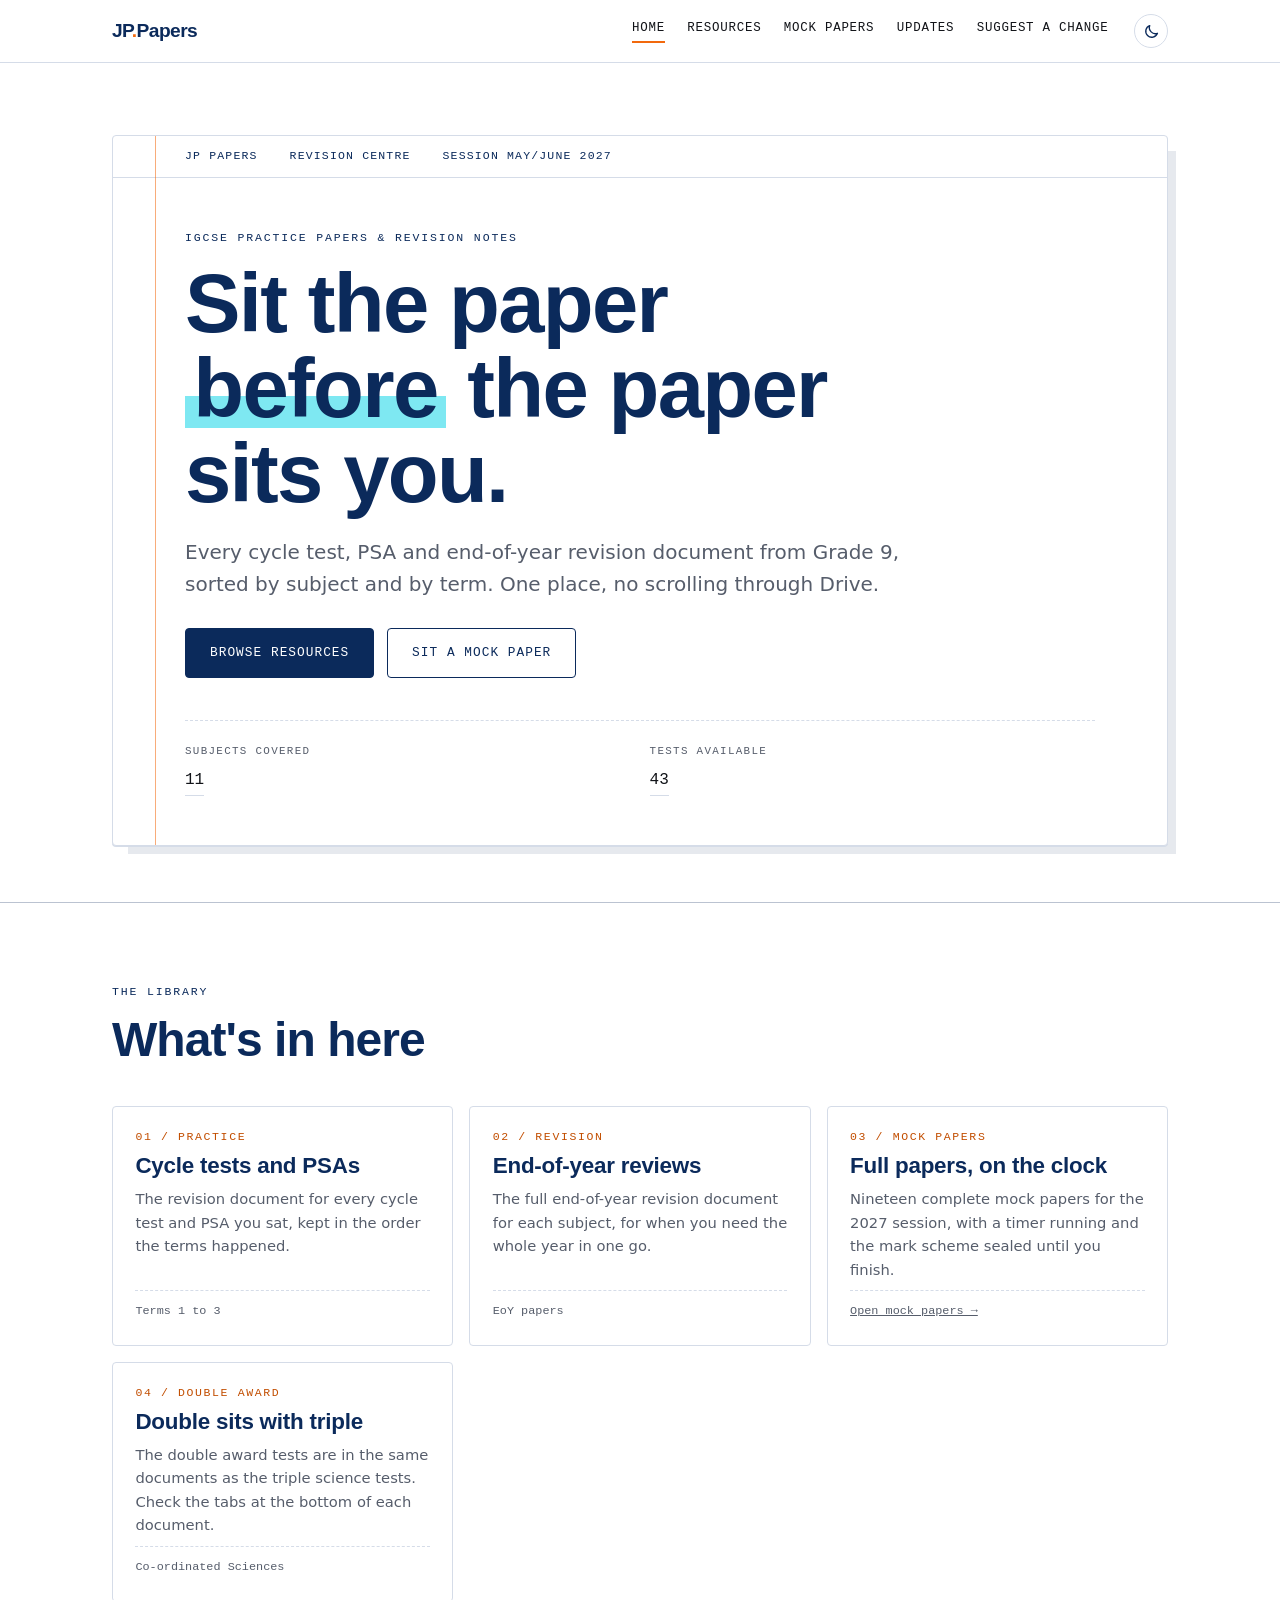
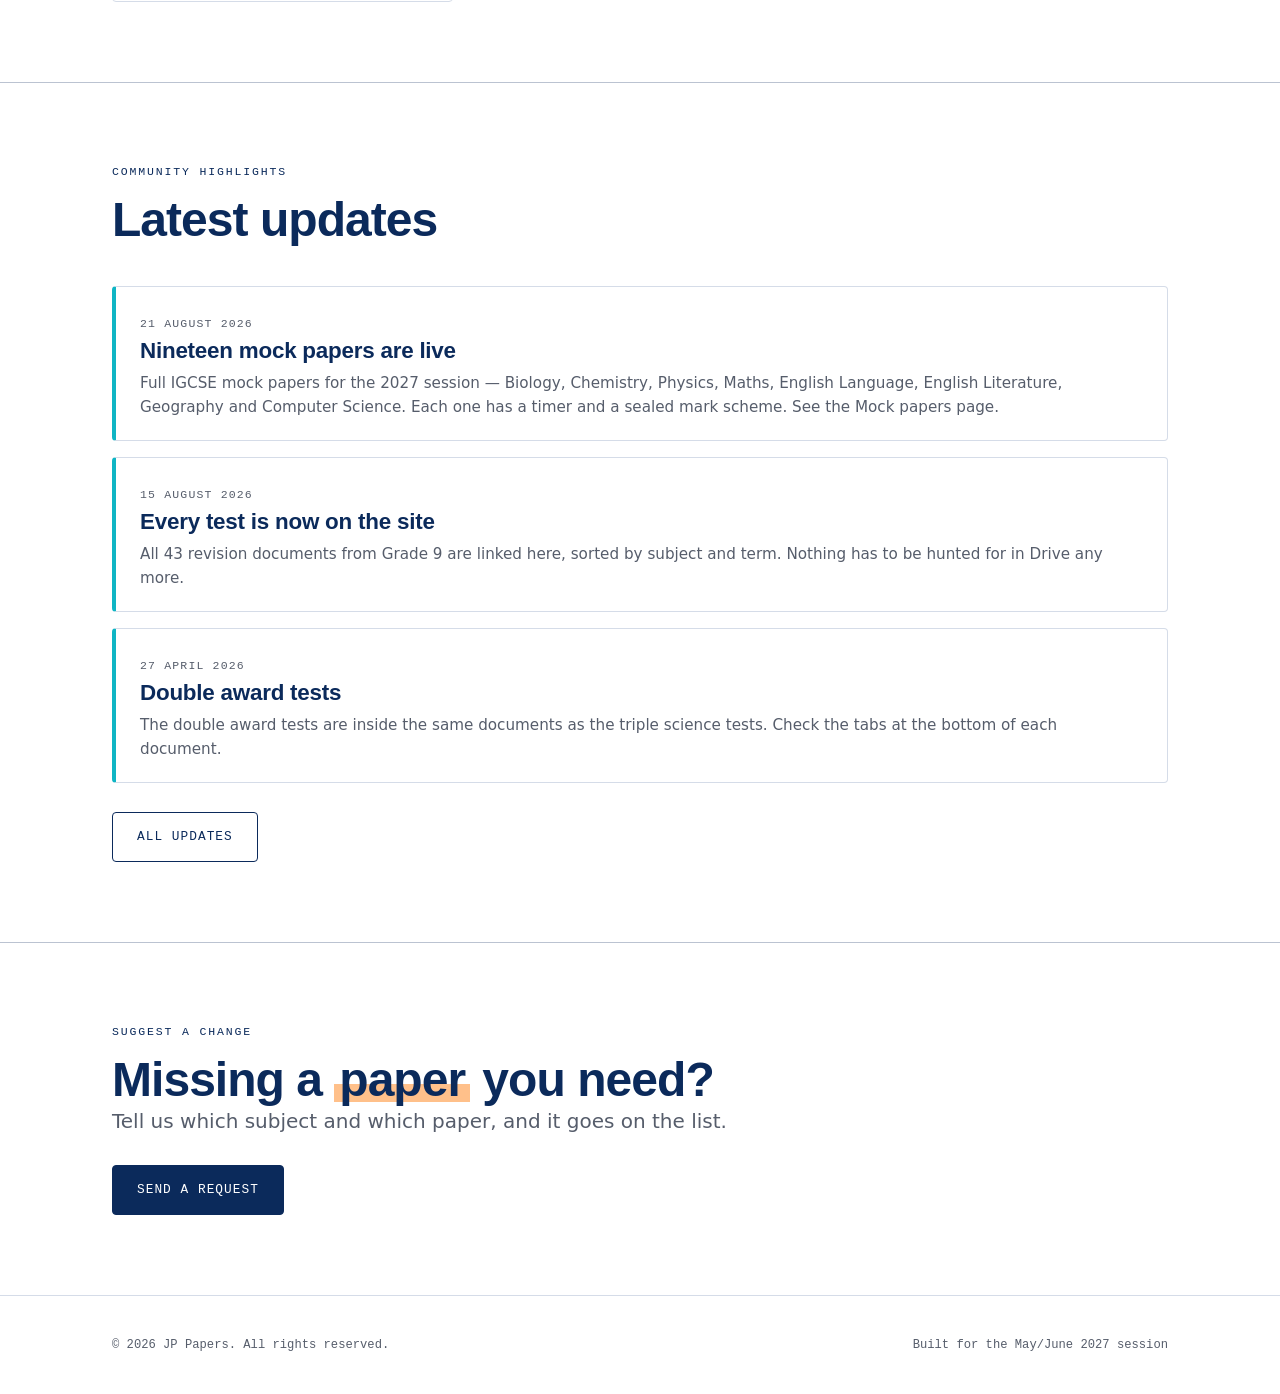
<file: index.html>
<!DOCTYPE html>
<html lang="en">
<head>
<meta charset="utf-8">
<meta name="viewport" content="width=device-width, initial-scale=1">
<title>JP Papers | IGCSE practice papers and revision notes</title>
<meta name="description" content="JP Papers: IGCSE practice papers, PSA practice and revision notes for the 2027 exam session.">
<link rel="preconnect" href="https://fonts.googleapis.com">
<link rel="preconnect" href="https://fonts.gstatic.com" crossorigin>
<link href="https://fonts.googleapis.com/css2?family=Fraunces:opsz,wght@9..144,600;9..144,700;9..144,900&family=Public+Sans:wght@400;500;600&family=Spline+Sans+Mono:wght@400;500&display=swap" rel="stylesheet">
<meta name="color-scheme" content="light dark">
<link rel="stylesheet" href="assets/styles.css">
<script src="assets/theme.js"></script>
</head>
<body>

<a class="skip" href="#main">Skip to content</a>

<header class="topbar">
  <div class="wrap topbar-inner">
    <a class="brand" href="index.html">JP<span>.</span>Papers</a>
    <nav class="nav">
      <a href="index.html" aria-current="page">Home</a>
      <a href="resources.html">Resources</a>
      <a href="mocks.html">Mock papers</a>
      <a href="updates.html">Updates</a>
      <a href="contact.html">Suggest a change</a>
      <button class="theme-toggle" type="button" aria-pressed="false" aria-label="Switch to dark mode" title="Switch to dark mode">
        <svg class="icon-moon" viewBox="0 0 24 24" aria-hidden="true" fill="none" stroke="currentColor" stroke-width="1.9" stroke-linecap="round" stroke-linejoin="round"><path d="M20.4 14.5A8.5 8.5 0 0 1 9.5 3.6a8.5 8.5 0 1 0 10.9 10.9Z"/></svg>
        <svg class="icon-sun" viewBox="0 0 24 24" aria-hidden="true" fill="none" stroke="currentColor" stroke-width="1.9" stroke-linecap="round"><circle cx="12" cy="12" r="4.1"/><path d="M12 2.7v2.1M12 19.2v2.1M4.4 4.4l1.5 1.5M18.1 18.1l1.5 1.5M2.7 12h2.1M19.2 12h2.1M4.4 19.6l1.5-1.5M18.1 5.9l1.5-1.5"/></svg>
      </button>
    </nav>
  </div>
</header>

<main id="main">

  <!-- Herói: folha de rosto de exame -->
  <section class="hero">
    <div class="wrap">
      <div class="sheet">
        <div class="sheet-head">
          <span>JP Papers</span>
          <span>Revision centre</span>
          <span>Session May/June 2027</span>
        </div>

        <div class="sheet-body">
          <p class="eyebrow">IGCSE practice papers &amp; revision notes</p>
          <h1>Sit the paper <span class="mark">before</span> the paper sits you.</h1>
          <p class="lead">
            Every cycle test, PSA and end-of-year revision document from Grade 9,
            sorted by subject and by term. One place, no scrolling through Drive.
          </p>

          <div class="actions">
            <a class="btn" href="resources.html">Browse resources</a>
            <a class="btn btn-ghost" href="mocks.html">Sit a mock paper</a>
          </div>

          <div class="fields">
            <div>
              <span class="field-label">Subjects covered</span>
              <span class="field-value" id="total-subjects">—</span>
            </div>
            <div>
              <span class="field-label">Tests available</span>
              <span class="field-value" id="total-files">—</span>
            </div>
          </div>
        </div>
      </div>
    </div>
  </section>

  <!-- O que está aqui -->
  <section class="section">
    <div class="wrap">
      <div class="section-head">
        <p class="eyebrow">The library</p>
        <h2>What's in here</h2>
      </div>

      <div class="grid">
        <div class="card">
          <span class="card-code">01 / PRACTICE</span>
          <h3>Cycle tests and PSAs</h3>
          <p>The revision document for every cycle test and PSA you sat, kept in
             the order the terms happened.</p>
          <span class="card-meta"><span>Terms 1 to 3</span></span>
        </div>

        <div class="card">
          <span class="card-code">02 / REVISION</span>
          <h3>End-of-year reviews</h3>
          <p>The full end-of-year revision document for each subject, for when you
             need the whole year in one go.</p>
          <span class="card-meta"><span>EoY papers</span></span>
        </div>

        <div class="card">
          <span class="card-code">03 / MOCK PAPERS</span>
          <h3>Full papers, on the clock</h3>
          <p>Nineteen complete mock papers for the 2027 session, with a timer running
             and the mark scheme sealed until you finish.</p>
          <span class="card-meta"><span><a href="mocks.html">Open mock papers &rarr;</a></span></span>
        </div>

        <div class="card">
          <span class="card-code">04 / DOUBLE AWARD</span>
          <h3>Double sits with triple</h3>
          <p>The double award tests are in the same documents as the triple science
             tests. Check the tabs at the bottom of each document.</p>
          <span class="card-meta"><span>Co-ordinated Sciences</span></span>
        </div>
      </div>
    </div>
  </section>

  <!-- Atualizações recentes -->
  <section class="section">
    <div class="wrap">
      <div class="section-head">
        <p class="eyebrow">Community highlights</p>
        <h2>Latest updates</h2>
      </div>
      <div class="updates" id="updates"></div>
      <div class="actions">
        <a class="btn btn-ghost" href="updates.html">All updates</a>
      </div>
    </div>
  </section>

  <!-- Chamada final -->
  <section class="section">
    <div class="wrap">
      <p class="eyebrow">Suggest a change</p>
      <h2>Missing a <span class="mark mark-pink">paper</span> you need?</h2>
      <p class="lead">Tell us which subject and which paper, and it goes on the list.</p>
      <div class="actions">
        <a class="btn" href="contact.html">Send a request</a>
      </div>
    </div>
  </section>

</main>

<footer class="footer">
  <div class="wrap footer-inner">
    <span>&copy; <span id="year">2026</span> JP Papers. All rights reserved.</span>
    <span>Built for the May/June 2027 session</span>
  </div>
</footer>

<script src="assets/data.js"></script>
<script src="assets/app.js"></script>

<!-- Estatísticas de visitas (GoatCounter).
     Painel: https://jp230633.goatcounter.com
     Só conta visitas: páginas, horas, país, origem. Não identifica ninguém. -->
<script data-goatcounter="https://jp230633.goatcounter.com/count"
        async src="//gc.zgo.at/count.js"></script>
</body>
</html>
</file>
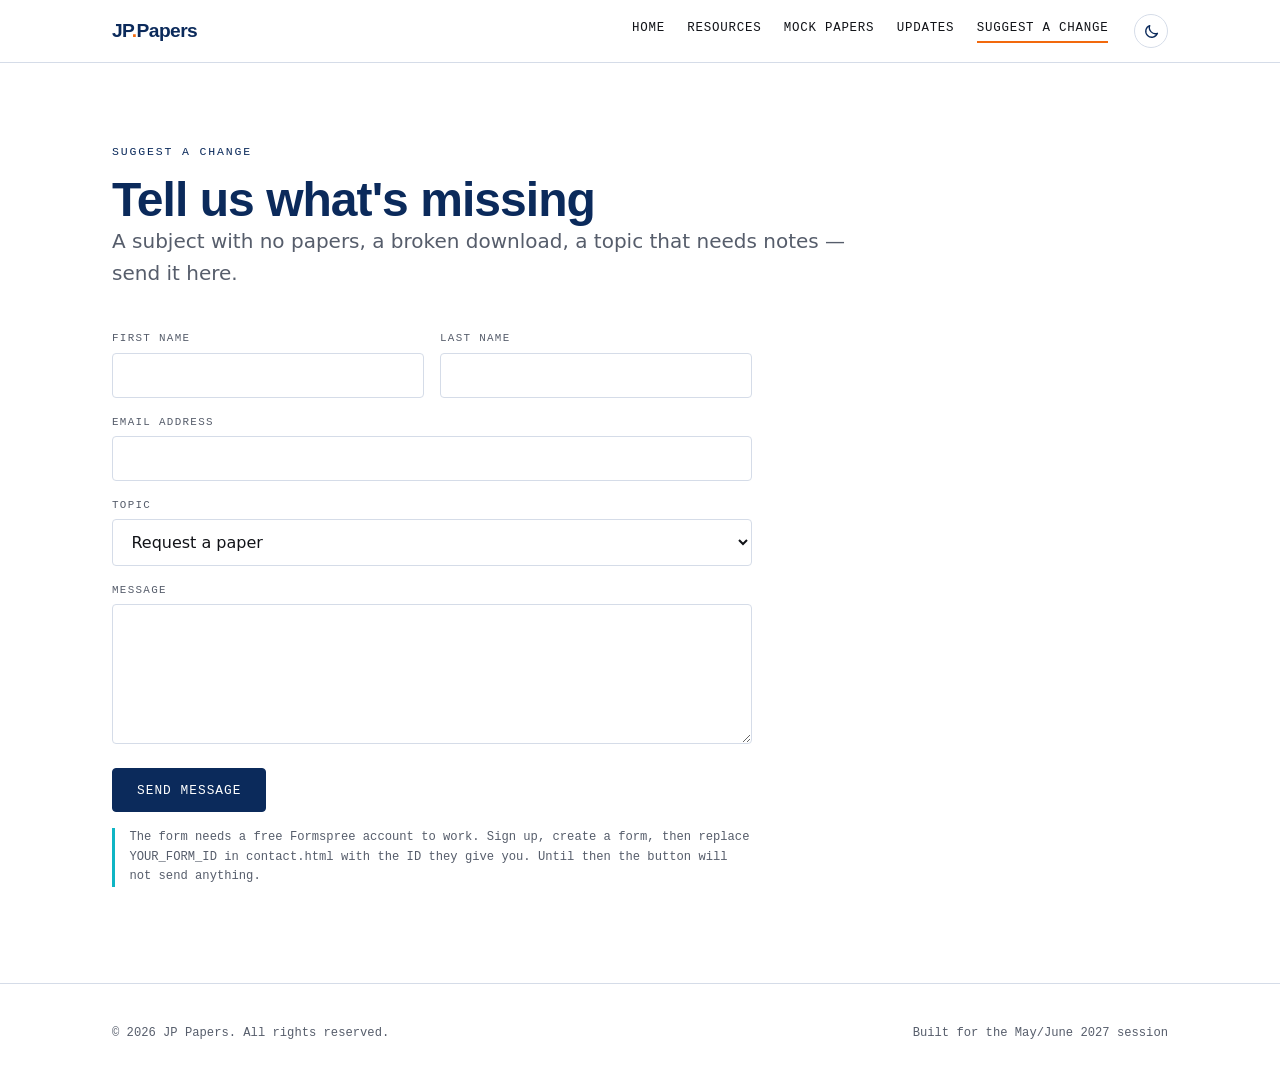
<file: contact.html>
<!DOCTYPE html>
<html lang="en">
<head>
<meta charset="utf-8">
<meta name="viewport" content="width=device-width, initial-scale=1">
<title>Suggest a change | JP Papers</title>
<meta name="description" content="Tell JP Papers what would make your IGCSE prep easier.">
<link rel="preconnect" href="https://fonts.googleapis.com">
<link rel="preconnect" href="https://fonts.gstatic.com" crossorigin>
<link href="https://fonts.googleapis.com/css2?family=Fraunces:opsz,wght@9..144,600;9..144,700;9..144,900&family=Public+Sans:wght@400;500;600&family=Spline+Sans+Mono:wght@400;500&display=swap" rel="stylesheet">
<meta name="color-scheme" content="light dark">
<link rel="stylesheet" href="assets/styles.css">
<script src="assets/theme.js"></script>
</head>
<body>

<a class="skip" href="#main">Skip to content</a>

<header class="topbar">
  <div class="wrap topbar-inner">
    <a class="brand" href="index.html">JP<span>.</span>Papers</a>
    <nav class="nav">
      <a href="index.html">Home</a>
      <a href="resources.html">Resources</a>
      <a href="mocks.html">Mock papers</a>
      <a href="updates.html">Updates</a>
      <a href="contact.html" aria-current="page">Suggest a change</a>
      <button class="theme-toggle" type="button" aria-pressed="false" aria-label="Switch to dark mode" title="Switch to dark mode">
        <svg class="icon-moon" viewBox="0 0 24 24" aria-hidden="true" fill="none" stroke="currentColor" stroke-width="1.9" stroke-linecap="round" stroke-linejoin="round"><path d="M20.4 14.5A8.5 8.5 0 0 1 9.5 3.6a8.5 8.5 0 1 0 10.9 10.9Z"/></svg>
        <svg class="icon-sun" viewBox="0 0 24 24" aria-hidden="true" fill="none" stroke="currentColor" stroke-width="1.9" stroke-linecap="round"><circle cx="12" cy="12" r="4.1"/><path d="M12 2.7v2.1M12 19.2v2.1M4.4 4.4l1.5 1.5M18.1 18.1l1.5 1.5M2.7 12h2.1M19.2 12h2.1M4.4 19.6l1.5-1.5M18.1 5.9l1.5-1.5"/></svg>
      </button>
    </nav>
  </div>
</header>

<main id="main">
  <section class="section" style="border-top:0">
    <div class="wrap">
      <div class="section-head">
        <p class="eyebrow">Suggest a change</p>
        <h2>Tell us what's missing</h2>
        <p class="lead">A subject with no papers, a broken download, a topic that needs notes — send it here.</p>
      </div>

      <form class="form" action="https://formspree.io/f/YOUR_FORM_ID" method="POST">
        <div class="row">
          <label>
            <span class="field-label">First name</span>
            <input type="text" name="first-name" required>
          </label>
          <label>
            <span class="field-label">Last name</span>
            <input type="text" name="last-name" required>
          </label>
        </div>

        <label>
          <span class="field-label">Email address</span>
          <input type="email" name="email" required>
        </label>

        <label>
          <span class="field-label">Topic</span>
          <select name="topic">
            <option>Request a paper</option>
            <option>Request revision notes</option>
            <option>Report a broken file</option>
            <option>Something else</option>
          </select>
        </label>

        <label>
          <span class="field-label">Message</span>
          <textarea name="message" required></textarea>
        </label>

        <div class="actions" style="margin-top:0">
          <button class="btn" type="submit">Send message</button>
        </div>

        <p class="note">
          The form needs a free Formspree account to work. Sign up, create a form,
          then replace YOUR_FORM_ID in contact.html with the ID they give you.
          Until then the button will not send anything.
        </p>
      </form>
    </div>
  </section>
</main>

<footer class="footer">
  <div class="wrap footer-inner">
    <span>&copy; <span id="year">2026</span> JP Papers. All rights reserved.</span>
    <span>Built for the May/June 2027 session</span>
  </div>
</footer>

<script src="assets/data.js"></script>
<script src="assets/app.js"></script>

<!-- Estatísticas de visitas (GoatCounter).
     Painel: https://jp230633.goatcounter.com
     Só conta visitas: páginas, horas, país, origem. Não identifica ninguém. -->
<script data-goatcounter="https://jp230633.goatcounter.com/count"
        async src="//gc.zgo.at/count.js"></script>
</body>
</html>
</file>
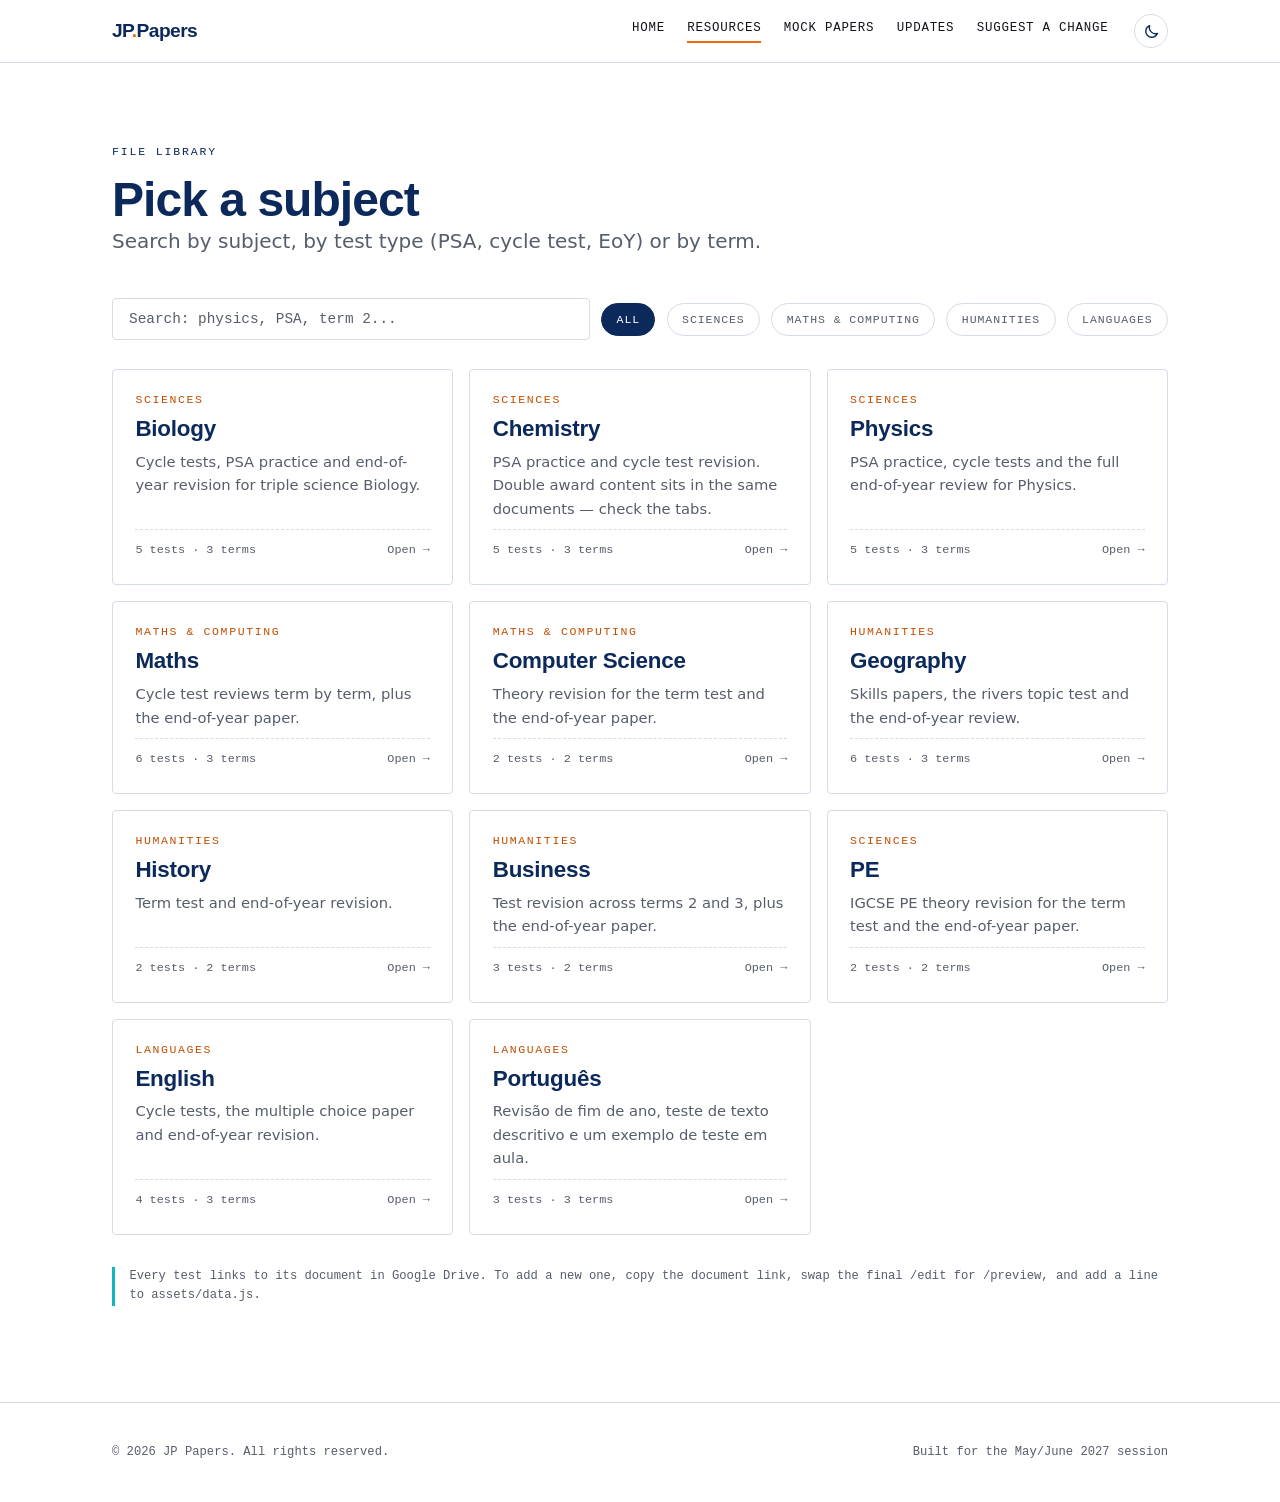
<file: resources.html>
<!DOCTYPE html>
<html lang="en">
<head>
<meta charset="utf-8">
<meta name="viewport" content="width=device-width, initial-scale=1">
<title>Resources | JP Papers</title>
<meta name="description" content="Practice papers, PSA practice and revision notes by subject.">
<link rel="preconnect" href="https://fonts.googleapis.com">
<link rel="preconnect" href="https://fonts.gstatic.com" crossorigin>
<link href="https://fonts.googleapis.com/css2?family=Fraunces:opsz,wght@9..144,600;9..144,700;9..144,900&family=Public+Sans:wght@400;500;600&family=Spline+Sans+Mono:wght@400;500&display=swap" rel="stylesheet">
<meta name="color-scheme" content="light dark">
<link rel="stylesheet" href="assets/styles.css">
<script src="assets/theme.js"></script>
</head>
<body>

<a class="skip" href="#main">Skip to content</a>

<header class="topbar">
  <div class="wrap topbar-inner">
    <a class="brand" href="index.html">JP<span>.</span>Papers</a>
    <nav class="nav">
      <a href="index.html">Home</a>
      <a href="resources.html" aria-current="page">Resources</a>
      <a href="mocks.html">Mock papers</a>
      <a href="updates.html">Updates</a>
      <a href="contact.html">Suggest a change</a>
      <button class="theme-toggle" type="button" aria-pressed="false" aria-label="Switch to dark mode" title="Switch to dark mode">
        <svg class="icon-moon" viewBox="0 0 24 24" aria-hidden="true" fill="none" stroke="currentColor" stroke-width="1.9" stroke-linecap="round" stroke-linejoin="round"><path d="M20.4 14.5A8.5 8.5 0 0 1 9.5 3.6a8.5 8.5 0 1 0 10.9 10.9Z"/></svg>
        <svg class="icon-sun" viewBox="0 0 24 24" aria-hidden="true" fill="none" stroke="currentColor" stroke-width="1.9" stroke-linecap="round"><circle cx="12" cy="12" r="4.1"/><path d="M12 2.7v2.1M12 19.2v2.1M4.4 4.4l1.5 1.5M18.1 18.1l1.5 1.5M2.7 12h2.1M19.2 12h2.1M4.4 19.6l1.5-1.5M18.1 5.9l1.5-1.5"/></svg>
      </button>
    </nav>
  </div>
</header>

<main id="main">
  <section class="section" style="border-top:0">
    <div class="wrap">
      <div class="section-head">
        <p class="eyebrow">File library</p>
        <h2>Pick a subject</h2>
        <p class="lead">Search by subject, by test type (PSA, cycle test, EoY) or by term.</p>
      </div>

      <div class="toolbar">
        <input class="search" id="search" type="search" placeholder="Search: physics, PSA, term 2..." aria-label="Search resources">
        <button class="chip" data-group="all" aria-pressed="true">All</button>
        <button class="chip" data-group="sciences" aria-pressed="false">Sciences</button>
        <button class="chip" data-group="maths" aria-pressed="false">Maths &amp; computing</button>
        <button class="chip" data-group="humanities" aria-pressed="false">Humanities</button>
        <button class="chip" data-group="languages" aria-pressed="false">Languages</button>
      </div>

      <div class="grid" id="subject-grid"></div>

      <p class="note" style="margin-top:2rem">
        Every test links to its document in Google Drive. To add a new one, copy the
        document link, swap the final <code>/edit</code> for <code>/preview</code>,
        and add a line to <code>assets/data.js</code>.
      </p>
    </div>
  </section>
</main>

<footer class="footer">
  <div class="wrap footer-inner">
    <span>&copy; <span id="year">2026</span> JP Papers. All rights reserved.</span>
    <span>Built for the May/June 2027 session</span>
  </div>
</footer>

<script src="assets/data.js"></script>
<script src="assets/app.js"></script>

<!-- Estatísticas de visitas (GoatCounter).
     Painel: https://jp230633.goatcounter.com
     Só conta visitas: páginas, horas, país, origem. Não identifica ninguém. -->
<script data-goatcounter="https://jp230633.goatcounter.com/count"
        async src="//gc.zgo.at/count.js"></script>
</body>
</html>
</file>
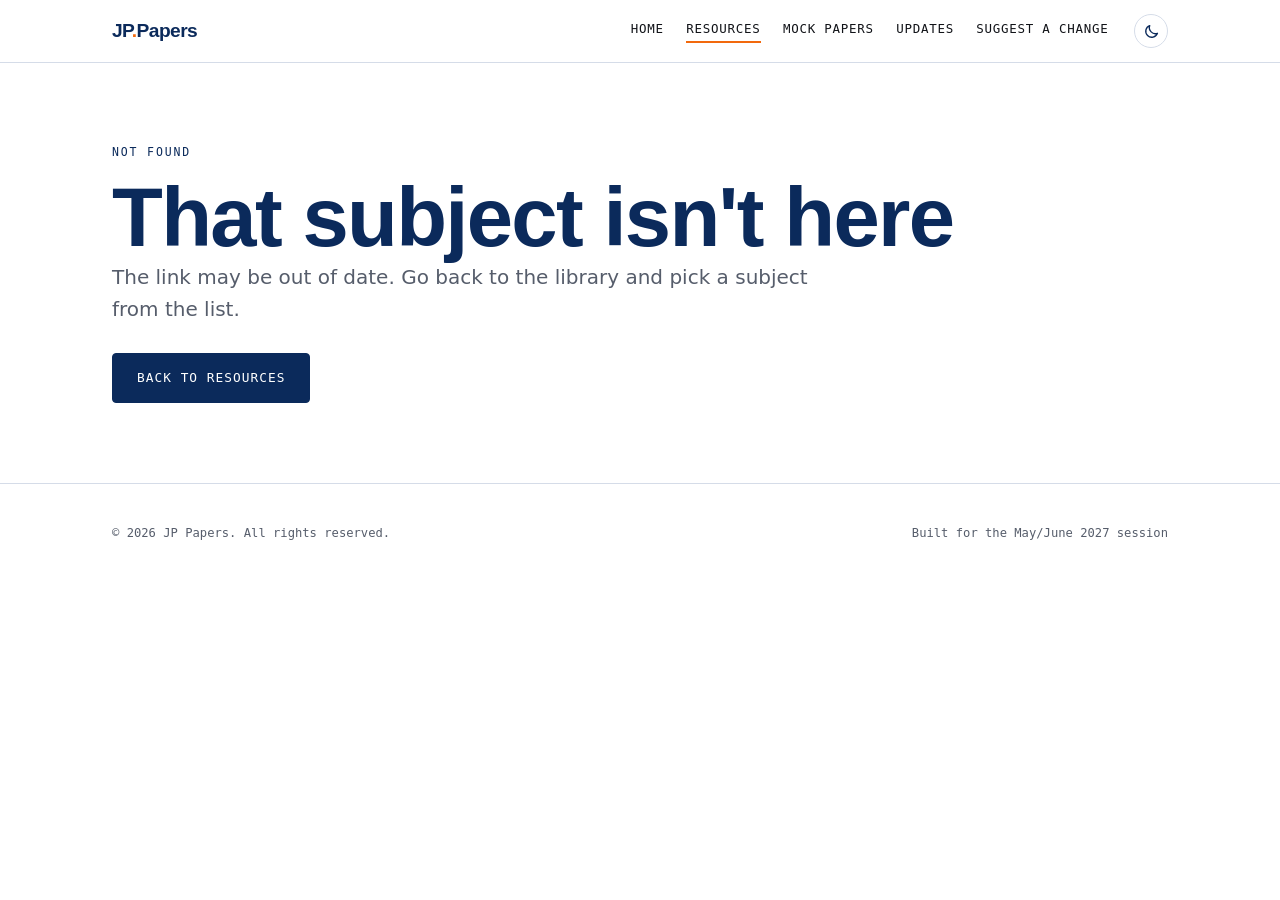
<file: subject.html>
<!DOCTYPE html>
<html lang="en">
<head>
<meta charset="utf-8">
<meta name="viewport" content="width=device-width, initial-scale=1">
<title>Subject | JP Papers</title>
<link rel="preconnect" href="https://fonts.googleapis.com">
<link rel="preconnect" href="https://fonts.gstatic.com" crossorigin>
<link href="https://fonts.googleapis.com/css2?family=Fraunces:opsz,wght@9..144,600;9..144,700;9..144,900&family=Public+Sans:wght@400;500;600&family=Spline+Sans+Mono:wght@400;500&display=swap" rel="stylesheet">
<meta name="color-scheme" content="light dark">
<link rel="stylesheet" href="assets/styles.css">
<script src="assets/theme.js"></script>
</head>
<body>

<a class="skip" href="#main">Skip to content</a>

<header class="topbar">
  <div class="wrap topbar-inner">
    <a class="brand" href="index.html">JP<span>.</span>Papers</a>
    <nav class="nav">
      <a href="index.html">Home</a>
      <a href="resources.html" aria-current="page">Resources</a>
      <a href="mocks.html">Mock papers</a>
      <a href="updates.html">Updates</a>
      <a href="contact.html">Suggest a change</a>
      <button class="theme-toggle" type="button" aria-pressed="false" aria-label="Switch to dark mode" title="Switch to dark mode">
        <svg class="icon-moon" viewBox="0 0 24 24" aria-hidden="true" fill="none" stroke="currentColor" stroke-width="1.9" stroke-linecap="round" stroke-linejoin="round"><path d="M20.4 14.5A8.5 8.5 0 0 1 9.5 3.6a8.5 8.5 0 1 0 10.9 10.9Z"/></svg>
        <svg class="icon-sun" viewBox="0 0 24 24" aria-hidden="true" fill="none" stroke="currentColor" stroke-width="1.9" stroke-linecap="round"><circle cx="12" cy="12" r="4.1"/><path d="M12 2.7v2.1M12 19.2v2.1M4.4 4.4l1.5 1.5M18.1 18.1l1.5 1.5M2.7 12h2.1M19.2 12h2.1M4.4 19.6l1.5-1.5M18.1 5.9l1.5-1.5"/></svg>
      </button>
    </nav>
  </div>
</header>

<main id="main">
  <section class="section" style="border-top:0">
    <div class="wrap" id="subject-page"></div>
  </section>
</main>

<footer class="footer">
  <div class="wrap footer-inner">
    <span>&copy; <span id="year">2026</span> JP Papers. All rights reserved.</span>
    <span>Built for the May/June 2027 session</span>
  </div>
</footer>

<script src="assets/data.js"></script>
<script src="assets/app.js"></script>

<!-- Estatísticas de visitas (GoatCounter).
     Painel: https://jp230633.goatcounter.com
     Só conta visitas: páginas, horas, país, origem. Não identifica ninguém. -->
<script data-goatcounter="https://jp230633.goatcounter.com/count"
        async src="//gc.zgo.at/count.js"></script>
</body>
</html>
</file>
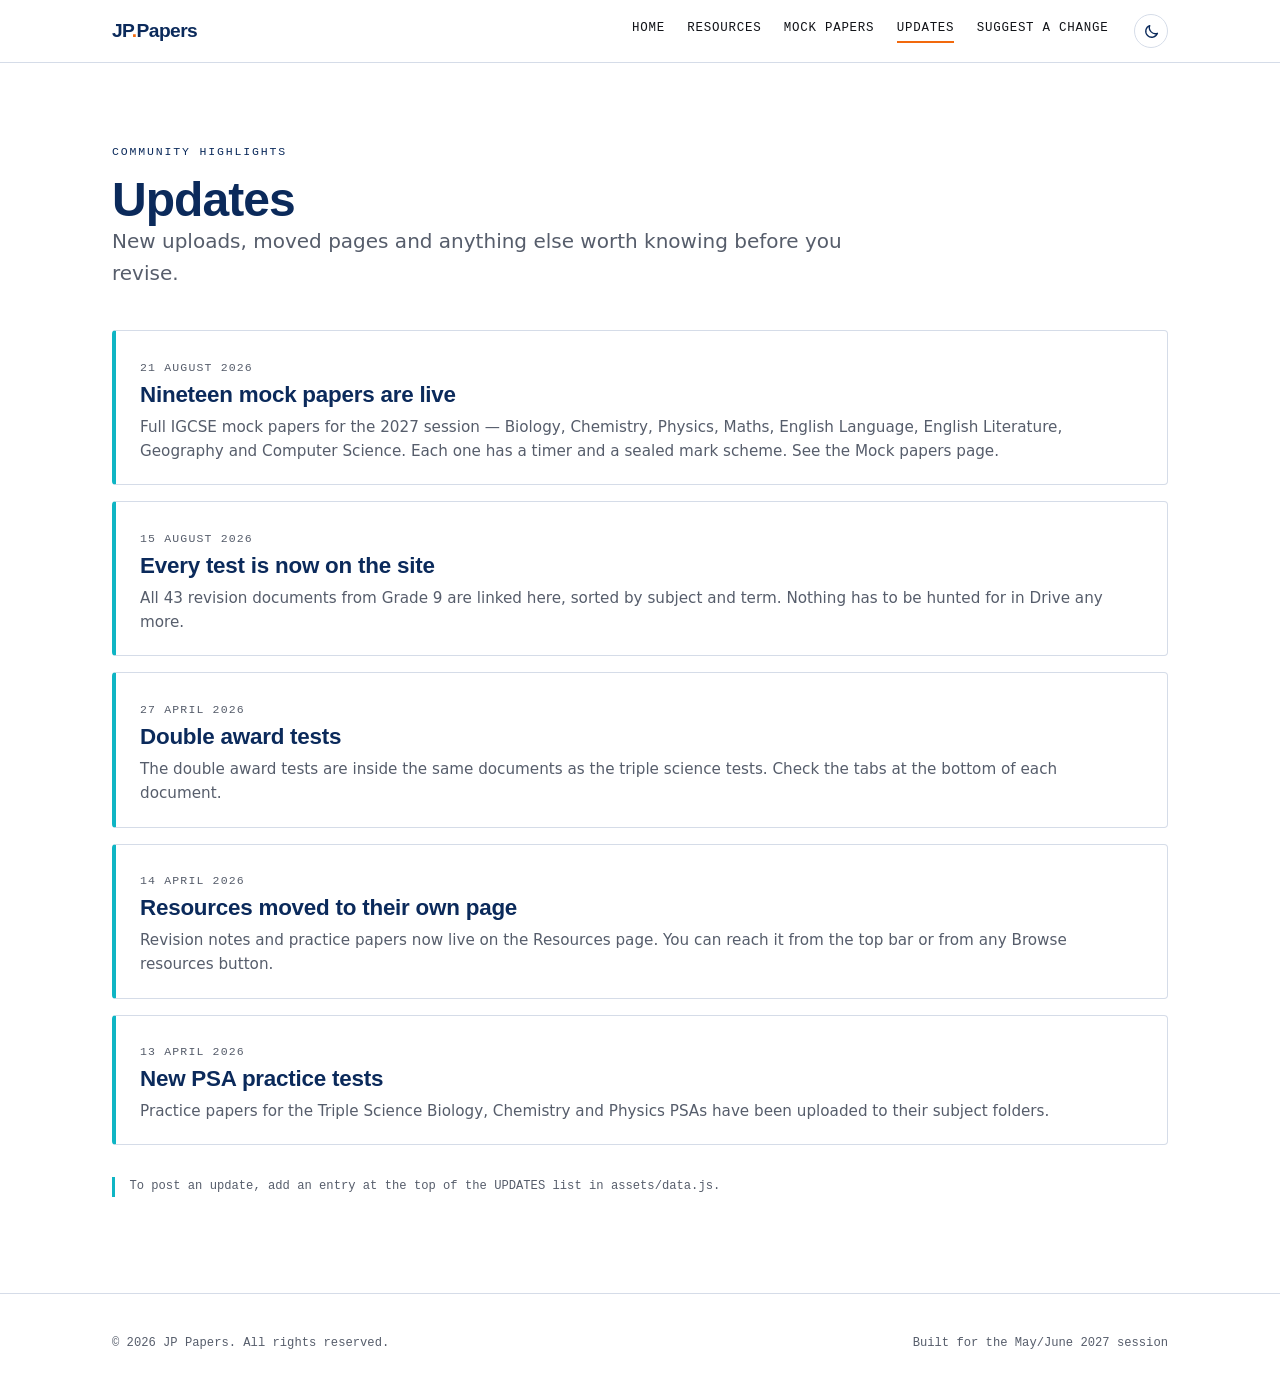
<file: updates.html>
<!DOCTYPE html>
<html lang="en">
<head>
<meta charset="utf-8">
<meta name="viewport" content="width=device-width, initial-scale=1">
<title>Updates | JP Papers</title>
<meta name="description" content="What has changed on JP Papers recently.">
<link rel="preconnect" href="https://fonts.googleapis.com">
<link rel="preconnect" href="https://fonts.gstatic.com" crossorigin>
<link href="https://fonts.googleapis.com/css2?family=Fraunces:opsz,wght@9..144,600;9..144,700;9..144,900&family=Public+Sans:wght@400;500;600&family=Spline+Sans+Mono:wght@400;500&display=swap" rel="stylesheet">
<meta name="color-scheme" content="light dark">
<link rel="stylesheet" href="assets/styles.css">
<script src="assets/theme.js"></script>
</head>
<body data-updates="all">

<a class="skip" href="#main">Skip to content</a>

<header class="topbar">
  <div class="wrap topbar-inner">
    <a class="brand" href="index.html">JP<span>.</span>Papers</a>
    <nav class="nav">
      <a href="index.html">Home</a>
      <a href="resources.html">Resources</a>
      <a href="mocks.html">Mock papers</a>
      <a href="updates.html" aria-current="page">Updates</a>
      <a href="contact.html">Suggest a change</a>
      <button class="theme-toggle" type="button" aria-pressed="false" aria-label="Switch to dark mode" title="Switch to dark mode">
        <svg class="icon-moon" viewBox="0 0 24 24" aria-hidden="true" fill="none" stroke="currentColor" stroke-width="1.9" stroke-linecap="round" stroke-linejoin="round"><path d="M20.4 14.5A8.5 8.5 0 0 1 9.5 3.6a8.5 8.5 0 1 0 10.9 10.9Z"/></svg>
        <svg class="icon-sun" viewBox="0 0 24 24" aria-hidden="true" fill="none" stroke="currentColor" stroke-width="1.9" stroke-linecap="round"><circle cx="12" cy="12" r="4.1"/><path d="M12 2.7v2.1M12 19.2v2.1M4.4 4.4l1.5 1.5M18.1 18.1l1.5 1.5M2.7 12h2.1M19.2 12h2.1M4.4 19.6l1.5-1.5M18.1 5.9l1.5-1.5"/></svg>
      </button>
    </nav>
  </div>
</header>

<main id="main">
  <section class="section" style="border-top:0">
    <div class="wrap">
      <div class="section-head">
        <p class="eyebrow">Community highlights</p>
        <h2>Updates</h2>
        <p class="lead">New uploads, moved pages and anything else worth knowing before you revise.</p>
      </div>
      <div class="updates" id="updates"></div>
      <p class="note" style="margin-top:2rem">
        To post an update, add an entry at the top of the <code>UPDATES</code> list in <code>assets/data.js</code>.
      </p>
    </div>
  </section>
</main>

<footer class="footer">
  <div class="wrap footer-inner">
    <span>&copy; <span id="year">2026</span> JP Papers. All rights reserved.</span>
    <span>Built for the May/June 2027 session</span>
  </div>
</footer>

<script src="assets/data.js"></script>
<script src="assets/app.js"></script>

<!-- Estatísticas de visitas (GoatCounter).
     Painel: https://jp230633.goatcounter.com
     Só conta visitas: páginas, horas, país, origem. Não identifica ninguém. -->
<script data-goatcounter="https://jp230633.goatcounter.com/count"
        async src="//gc.zgo.at/count.js"></script>
</body>
</html>
</file>
<file: assets/styles.css>
/* =========================================================
   JP Papers — folha de estilos única
   Direção visual: "folha de exame corrigida"
   fundo branco, secções a azul-escuro, texto preto,
   destaques a turquesa e laranja
   ========================================================= */

:root {
  /* Cores */
  --ink:        #111318;   /* preto do texto */
  --ink-soft:   #565D6B;   /* texto secundário */
  --paper:      #FFFFFF;   /* fundo branco */
  --sheet:      #FFFFFF;   /* cartões */
  --rule:       #D5DCE8;   /* linhas e margens */
  --marker:     #7EE8F2;   /* destaque turquesa */
  --marker-2:   #FFC08A;   /* destaque laranja */
  --pen:        #F2690D;   /* laranja de acento */

  /* Tipografia */
  --display: "Bricolage Grotesque", "Arial Black", sans-serif;
  --body: "Instrument Sans", system-ui, -apple-system, "Segoe UI", sans-serif;
  --mono: "IBM Plex Mono", ui-monospace, "SF Mono", Menlo, monospace;

  /* Medidas */
  --wrap: 1120px;
  --gap: clamp(1rem, 3vw, 2rem);
  --radius: 4px;
}

* { box-sizing: border-box; }

html { scroll-behavior: smooth; }

body {
  margin: 0;
  background: var(--paper);
  color: var(--ink);
  font-family: var(--body);
  font-size: 17px;
  line-height: 1.6;
  -webkit-font-smoothing: antialiased;
}

img { max-width: 100%; display: block; }

a { color: inherit; }

.wrap {
  width: 100%;
  max-width: var(--wrap);
  margin-inline: auto;
  padding-inline: clamp(1rem, 4vw, 2rem);
}

/* ---------- Tipografia ---------- */

h1, h2, h3 {
  font-family: var(--display);
  font-weight: 800;
  line-height: 1.02;
  letter-spacing: -0.02em;
  margin: 0;
}

h1 { font-size: clamp(2.6rem, 8vw, 5.2rem); }
h2 { font-size: clamp(1.9rem, 4.5vw, 3rem); }
h3 { font-size: clamp(1.15rem, 2vw, 1.4rem); letter-spacing: -0.01em; }

p { margin: 0 0 1rem; }

.eyebrow {
  font-family: var(--mono);
  font-size: 0.72rem;
  letter-spacing: 0.16em;
  text-transform: uppercase;
  color: var(--ink-soft);
  margin: 0 0 0.9rem;
}

.lead { font-size: clamp(1.05rem, 2vw, 1.25rem); color: var(--ink-soft); max-width: 58ch; }

/* Efeito de marcador sobre uma palavra */
.mark {
  background-image: linear-gradient(transparent 58%, var(--marker) 58%, var(--marker) 92%, transparent 92%);
  padding-inline: 0.1em;
}
.mark-pink {
  background-image: linear-gradient(transparent 58%, var(--marker-2) 58%, var(--marker-2) 92%, transparent 92%);
}

/* ---------- Barra de navegação ---------- */

.topbar {
  position: sticky;
  top: 0;
  z-index: 50;
  background: var(--topbar-bg);
  backdrop-filter: blur(10px);
  border-bottom: 1px solid var(--rule);
}

.topbar-inner {
  display: flex;
  align-items: center;
  gap: var(--gap);
  min-height: 62px;
}

.brand {
  font-family: var(--display);
  font-weight: 800;
  font-size: 1.2rem;
  letter-spacing: -0.03em;
  text-decoration: none;
  white-space: nowrap;
}
.brand span { color: var(--pen); }

.nav {
  display: flex;
  gap: 1.4rem;
  margin-left: auto;
  align-items: center;
  flex-wrap: wrap;
}

.nav a {
  font-family: var(--mono);
  font-size: 0.78rem;
  letter-spacing: 0.06em;
  text-transform: uppercase;
  text-decoration: none;
  padding-bottom: 2px;
  border-bottom: 2px solid transparent;
}
.nav a:hover,
.nav a[aria-current="page"] { border-bottom-color: var(--pen); }

/* ---------- Herói: folha de rosto de exame ---------- */

.hero { padding: clamp(2rem, 6vw, 4.5rem) 0 clamp(2rem, 5vw, 3.5rem); }

.sheet {
  background: var(--sheet);
  border: 1px solid var(--rule);
  border-radius: var(--radius);
  box-shadow: 0 1px 0 var(--rule), 12px 12px 0 -4px var(--shadow);
  position: relative;
  overflow: hidden;
}

/* margem vertical vermelha, como num caderno */
.sheet::before {
  content: "";
  position: absolute;
  inset-block: 0;
  left: clamp(1.2rem, 4vw, 2.6rem);
  width: 1px;
  background: rgba(242, 105, 13, 0.5);
}

.sheet-body { padding: clamp(1.6rem, 5vw, 3.2rem) clamp(2rem, 7vw, 4.5rem); }

.sheet-head {
  display: flex;
  flex-wrap: wrap;
  gap: 0.6rem 2rem;
  padding: 0.7rem clamp(2rem, 7vw, 4.5rem);
  border-bottom: 1px solid var(--rule);
  font-family: var(--mono);
  font-size: 0.72rem;
  letter-spacing: 0.1em;
  text-transform: uppercase;
  color: var(--ink-soft);
}

.fields {
  display: grid;
  grid-template-columns: repeat(auto-fit, minmax(190px, 1fr));
  gap: 1.2rem;
  margin-top: clamp(1.8rem, 4vw, 2.6rem);
  padding-top: 1.4rem;
  border-top: 1px dashed var(--rule);
}

.field-label {
  font-family: var(--mono);
  font-size: 0.68rem;
  letter-spacing: 0.12em;
  text-transform: uppercase;
  color: var(--ink-soft);
  display: block;
  margin-bottom: 0.3rem;
}

.field-value {
  font-family: var(--mono);
  font-size: 1rem;
  font-weight: 500;
  border-bottom: 1px solid var(--rule);
  padding-bottom: 0.35rem;
}

#countdown { font-variant-numeric: tabular-nums; }

.hero h1 { max-width: 15ch; }
.hero .lead { margin-top: 1.2rem; }

/* ---------- Botões ---------- */

.actions { display: flex; flex-wrap: wrap; gap: 0.8rem; margin-top: 1.8rem; }

.btn {
  display: inline-block;
  font-family: var(--mono);
  font-size: 0.8rem;
  letter-spacing: 0.08em;
  text-transform: uppercase;
  text-decoration: none;
  padding: 0.85rem 1.5rem;
  border: 1.5px solid var(--ink);
  border-radius: var(--radius);
  background: var(--ink);
  color: var(--sheet);
  cursor: pointer;
  transition: transform 0.12s ease, box-shadow 0.12s ease;
}
.btn:hover { transform: translate(-2px, -2px); box-shadow: 4px 4px 0 var(--pen); }

.btn-ghost { background: transparent; color: var(--ink); }
.btn-ghost:hover { box-shadow: 4px 4px 0 var(--marker-2); }

/* ---------- Secções ---------- */

.section { padding: clamp(2.5rem, 7vw, 5rem) 0; border-top: 1px solid var(--rule); }
.section-head { margin-bottom: clamp(1.6rem, 4vw, 2.6rem); }

/* ---------- Filtros ---------- */

.toolbar {
  display: flex;
  flex-wrap: wrap;
  gap: 0.7rem;
  align-items: center;
  margin-bottom: 1.8rem;
}

.search {
  flex: 1 1 240px;
  font-family: var(--mono);
  font-size: 0.9rem;
  padding: 0.75rem 1rem;
  border: 1px solid var(--rule);
  border-radius: var(--radius);
  background: var(--sheet);
  color: var(--ink);
}
.search::placeholder { color: var(--ink-soft); }

.chip {
  font-family: var(--mono);
  font-size: 0.72rem;
  letter-spacing: 0.08em;
  text-transform: uppercase;
  padding: 0.55rem 0.9rem;
  border: 1px solid var(--rule);
  border-radius: 999px;
  background: transparent;
  color: var(--ink-soft);
  cursor: pointer;
}
.chip[aria-pressed="true"] {
  background: var(--ink);
  border-color: var(--ink);
  color: var(--sheet);
}

/* ---------- Grelha de disciplinas ---------- */

.grid {
  display: grid;
  grid-template-columns: repeat(auto-fill, minmax(255px, 1fr));
  gap: 1rem;
}

.card {
  background: var(--sheet);
  border: 1px solid var(--rule);
  border-radius: var(--radius);
  padding: 1.3rem 1.4rem 1.5rem;
  display: flex;
  flex-direction: column;
  gap: 0.55rem;
  text-decoration: none;
  transition: transform 0.14s ease, box-shadow 0.14s ease, border-color 0.14s ease;
}
.card:hover {
  transform: translateY(-3px);
  border-color: var(--ink);
  box-shadow: 0 10px 0 -4px var(--shadow-strong);
}

.card-code {
  font-family: var(--mono);
  font-size: 0.72rem;
  letter-spacing: 0.14em;
  color: var(--pen);
}

.card-meta {
  font-family: var(--mono);
  font-size: 0.74rem;
  color: var(--ink-soft);
  margin-top: auto;
  padding-top: 0.7rem;
  border-top: 1px dashed var(--rule);
  display: flex;
  justify-content: space-between;
  gap: 1rem;
}

.card p { font-size: 0.92rem; color: var(--ink-soft); margin: 0; }

.empty {
  font-family: var(--mono);
  font-size: 0.85rem;
  color: var(--ink-soft);
  padding: 2.5rem 0;
}

/* ---------- Lista de ficheiros ---------- */

.papers { list-style: none; margin: 0; padding: 0; }

.papers li {
  display: flex;
  flex-wrap: wrap;
  align-items: baseline;
  gap: 0.4rem 1rem;
  padding: 0.9rem 0;
  border-bottom: 1px solid var(--rule);
}

.papers .name { font-weight: 600; }
.papers .tag {
  font-family: var(--mono);
  font-size: 0.7rem;
  letter-spacing: 0.1em;
  text-transform: uppercase;
  color: var(--ink-soft);
  border: 1px solid var(--rule);
  border-radius: 999px;
  padding: 0.15rem 0.6rem;
}
.papers .dl { margin-left: auto; font-family: var(--mono); font-size: 0.78rem; }

/* ---------- Atualizações ---------- */

.updates { display: grid; gap: 1rem; }

.update {
  background: var(--sheet);
  border: 1px solid var(--rule);
  border-left: 4px solid var(--marker-2);
  border-radius: var(--radius);
  padding: 1.3rem 1.5rem;
}
.update time {
  font-family: var(--mono);
  font-size: 0.72rem;
  letter-spacing: 0.1em;
  text-transform: uppercase;
  color: var(--ink-soft);
}
.update h3 { margin: 0.3rem 0 0.5rem; }
.update p { margin: 0; color: var(--ink-soft); font-size: 0.95rem; }

/* ---------- Formulário ---------- */

.form { display: grid; gap: 1rem; max-width: 640px; }
.row { display: grid; grid-template-columns: 1fr 1fr; gap: 1rem; }
@media (max-width: 560px) { .row { grid-template-columns: 1fr; } }

label { display: block; }

input, select, textarea {
  width: 100%;
  font-family: var(--body);
  font-size: 1rem;
  padding: 0.75rem 0.9rem;
  border: 1px solid var(--rule);
  border-radius: var(--radius);
  background: var(--sheet);
  color: var(--ink);
}
textarea { min-height: 140px; resize: vertical; }

.note {
  font-family: var(--mono);
  font-size: 0.76rem;
  color: var(--ink-soft);
  border-left: 3px solid var(--marker);
  padding-left: 0.9rem;
}

/* ---------- Rodapé ---------- */

.footer {
  border-top: 1px solid var(--rule);
  padding: 2.5rem 0;
  font-family: var(--mono);
  font-size: 0.76rem;
  color: var(--ink-soft);
}

.footer-inner {
  display: flex;
  flex-wrap: wrap;
  gap: 1rem 2rem;
  justify-content: space-between;
}

/* ---------- Acessibilidade ---------- */

:focus-visible {
  outline: 3px solid var(--marker-2);
  outline-offset: 2px;
}

.skip {
  position: absolute;
  left: -9999px;
  background: var(--ink);
  color: var(--sheet);
  padding: 0.7rem 1rem;
  font-family: var(--mono);
  font-size: 0.8rem;
}
.skip:focus { left: 1rem; top: 1rem; z-index: 100; }

@media (prefers-reduced-motion: reduce) {
  * { animation: none !important; transition: none !important; scroll-behavior: auto !important; }
}

/* Cabeçalho de período na página de disciplina */
.term-head {
  font-family: var(--mono);
  font-size: .72rem;
  font-weight: 500;
  letter-spacing: .16em;
  text-transform: uppercase;
  color: var(--ink-soft);
  margin: 2.2rem 0 .4rem;
}
.papers + .term-head { margin-top: 2.6rem; }

/* =========================================================
   Paleta — tokens semânticos
   Claro: fundo branco, secções a azul-escuro, texto preto,
          destaques turquesa e laranja.
   Escuro: as mesmas peças, invertidas (ver bloco no fim).
   ========================================================= */
:root {
  --blue:   #0B2A5B;   /* azul-escuro das secções e títulos */
  --turq:   #0FB5C4;   /* turquesa */
  --orange: #F2690D;   /* laranja */

  /* superfícies e chrome */
  --topbar-bg:     rgba(255, 255, 255, 0.9);
  --shadow:        rgba(11, 42, 91, 0.10);
  --shadow-strong: rgba(11, 42, 91, 0.14);
  --rule-strong:   rgba(11, 42, 91, 0.28);
  --code-bg:       #F4F7FC;
  --margin-line:   rgba(242, 105, 13, 0.55);

  /* títulos e elementos "sólidos" (botões, chips, barra do exame) */
  --heading:   var(--blue);
  --solid-bg:  var(--blue);
  --solid-ink: #FFFFFF;

  /* laranja escurecido para texto pequeno, para se ler bem no branco */
  --accent-text: #C24E00;
}

h1, h2, h3 { color: var(--heading); }
.eyebrow, .term-head, .sheet-head { color: var(--heading); }

.brand { color: var(--heading); }
.brand span { color: var(--orange); }
.nav a:hover, .nav a[aria-current="page"],
.nav button:hover, .nav button[aria-current="page"] { border-bottom-color: var(--orange); }

.section { border-top: 1px solid var(--rule-strong); }

.btn { background: var(--solid-bg); border-color: var(--solid-bg); color: var(--solid-ink); }
.btn:hover { box-shadow: 4px 4px 0 var(--turq); }
.btn-ghost { background: transparent; color: var(--heading); }
.btn-ghost:hover { box-shadow: 4px 4px 0 var(--orange); }

.chip[aria-pressed="true"] { background: var(--solid-bg); border-color: var(--solid-bg); color: var(--solid-ink); }

.card:hover { border-color: var(--heading); }
.card-code { color: var(--accent-text); }

.sheet::before { background: var(--margin-line); }

.update { border-left-color: var(--turq); }
.note { border-left-color: var(--turq); }
.papers .dl { color: var(--accent-text); }

:focus-visible { outline-color: var(--turq); }


/* =========================================================
   Botão de modo escuro (na barra de navegação)
   ========================================================= */
.theme-toggle {
  display: inline-grid;
  place-items: center;
  width: 34px;
  height: 34px;
  padding: 0;
  margin-left: 0.2rem;
  flex: none;
  border: 1px solid var(--rule);
  border-radius: 999px;
  background: transparent;
  color: var(--heading);
  cursor: pointer;
  transition: color 0.14s ease, border-color 0.14s ease, background 0.14s ease;
}
.theme-toggle:hover { color: var(--orange); border-color: var(--orange); }
.theme-toggle svg { width: 17px; height: 17px; display: block; }

/* mostra o ícone do modo para onde se vai, não o do modo atual */
.theme-toggle .icon-sun { display: none; }
[data-theme="dark"] .theme-toggle .icon-sun { display: block; }
[data-theme="dark"] .theme-toggle .icon-moon { display: none; }


/* =========================================================
   MODO ESCURO
   Só troca tokens — nenhuma regra de layout muda.
   ========================================================= */
:root[data-theme="dark"] {
  color-scheme: dark;

  --ink:      #E7EDF7;
  --ink-soft: #9AA8BE;
  --paper:    #0D1320;
  --sheet:    #141C2B;
  --rule:     #2A3549;

  /* o marcador fica translúcido para o texto claro continuar legível */
  --marker:   rgba(15, 181, 196, 0.34);
  --marker-2: rgba(242, 105, 13, 0.32);
  --pen:      #FF8A3D;

  --turq:   #35D3E0;
  --orange: #FF8A3D;

  --topbar-bg:     rgba(13, 19, 32, 0.88);
  --shadow:        rgba(0, 0, 0, 0.5);
  --shadow-strong: rgba(0, 0, 0, 0.55);
  --rule-strong:   rgba(157, 192, 242, 0.22);
  --code-bg:       #1B2434;
  --margin-line:   rgba(255, 138, 61, 0.5);

  --heading:   #9DC0F2;   /* azul claro: os títulos continuam azuis */
  --solid-bg:  #24406F;   /* azul médio, ainda aguenta texto branco */
  --solid-ink: #FFFFFF;

  --accent-text: #FF9A57;
}

/* o marcador translúcido cobre a palavra toda, não só a base */
:root[data-theme="dark"] .mark {
  background-image: linear-gradient(var(--marker), var(--marker));
  border-radius: 2px;
}
:root[data-theme="dark"] .mark-pink {
  background-image: linear-gradient(var(--marker-2), var(--marker-2));
}

/* no escuro a borda preta do botão fantasma seria branca e gritante */
:root[data-theme="dark"] .btn-ghost { border-color: var(--rule-strong); }
:root[data-theme="dark"] .btn-ghost:hover { border-color: var(--orange); }

/* em ecrãs estreitos a navegação já quebra em várias linhas;
   o botão fica preso ao canto, para não ganhar uma linha só para ele */
@media (max-width: 720px) {
  .topbar-inner { position: relative; padding-right: 2.9rem; }
  .nav { gap: 1.05rem; }
  .theme-toggle {
    position: absolute;
    top: 14px;
    right: clamp(1rem, 4vw, 2rem);
    margin: 0;
  }
}
</file>
